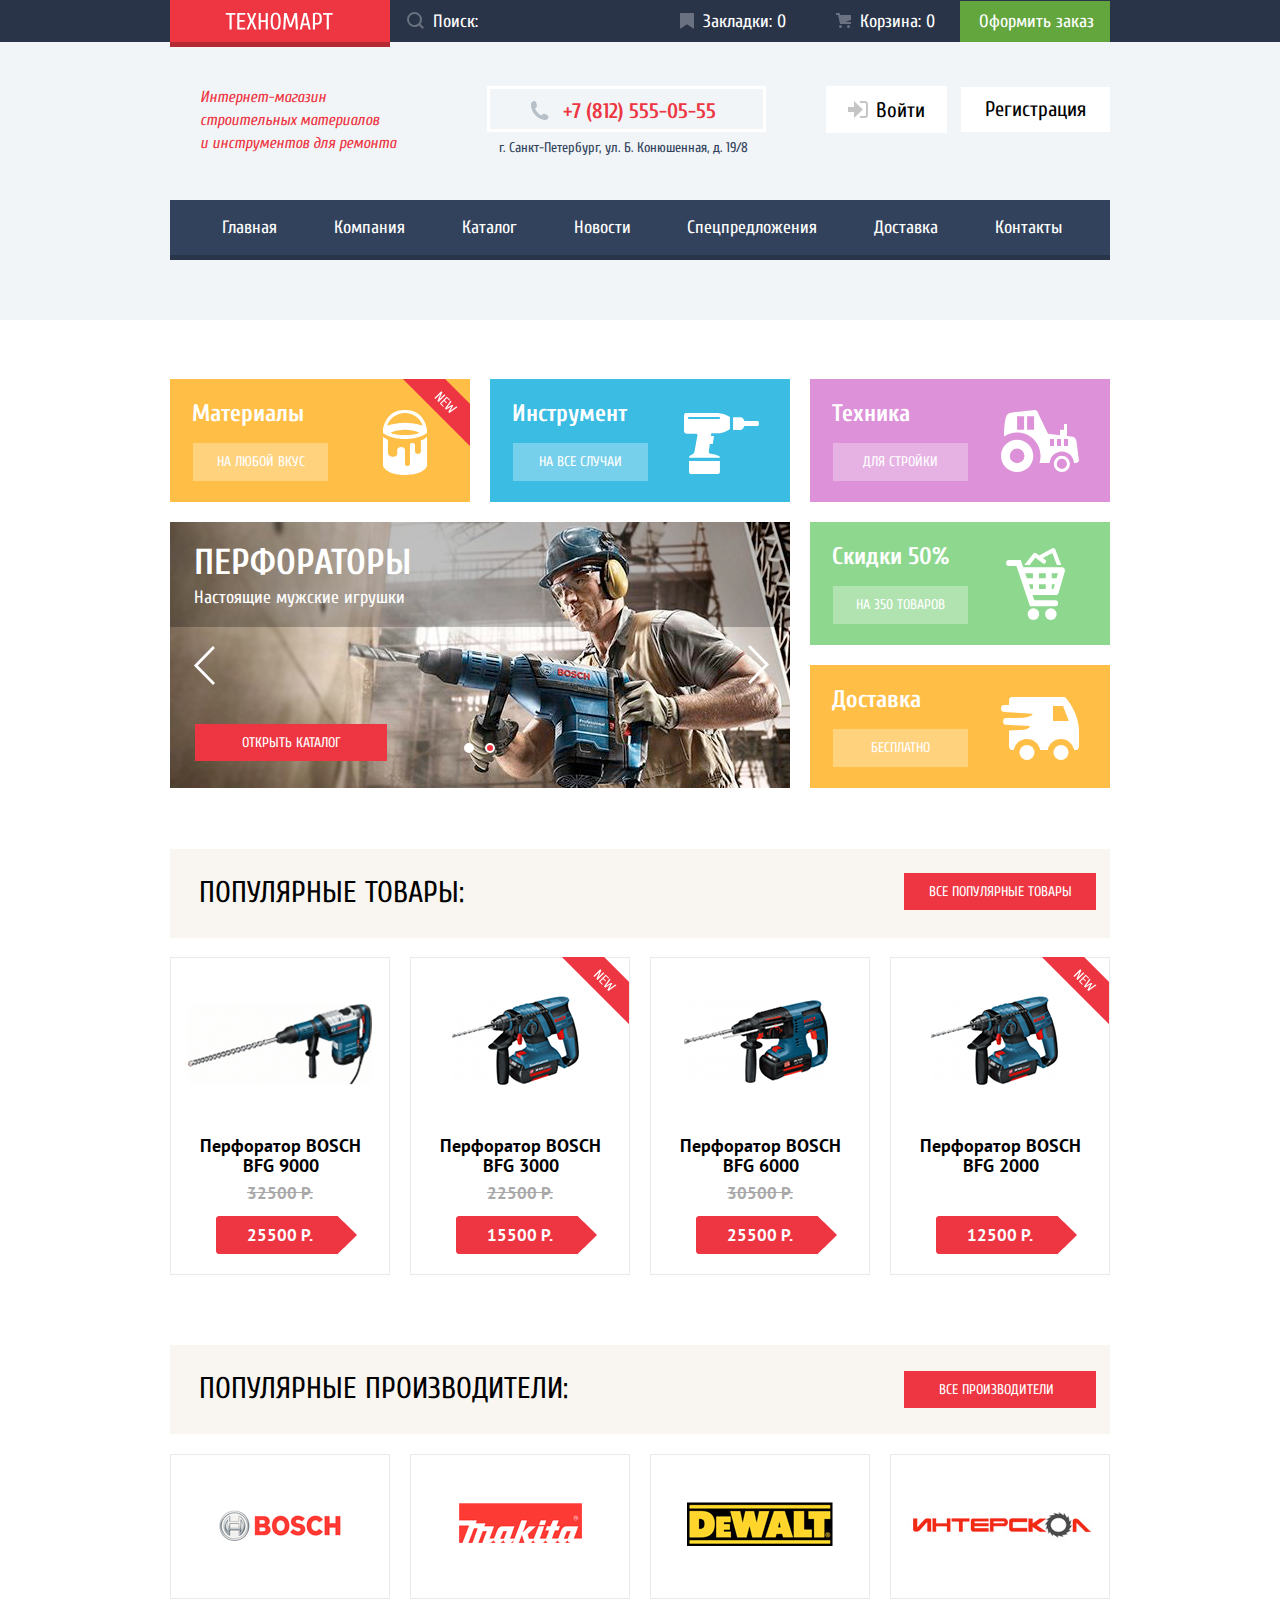
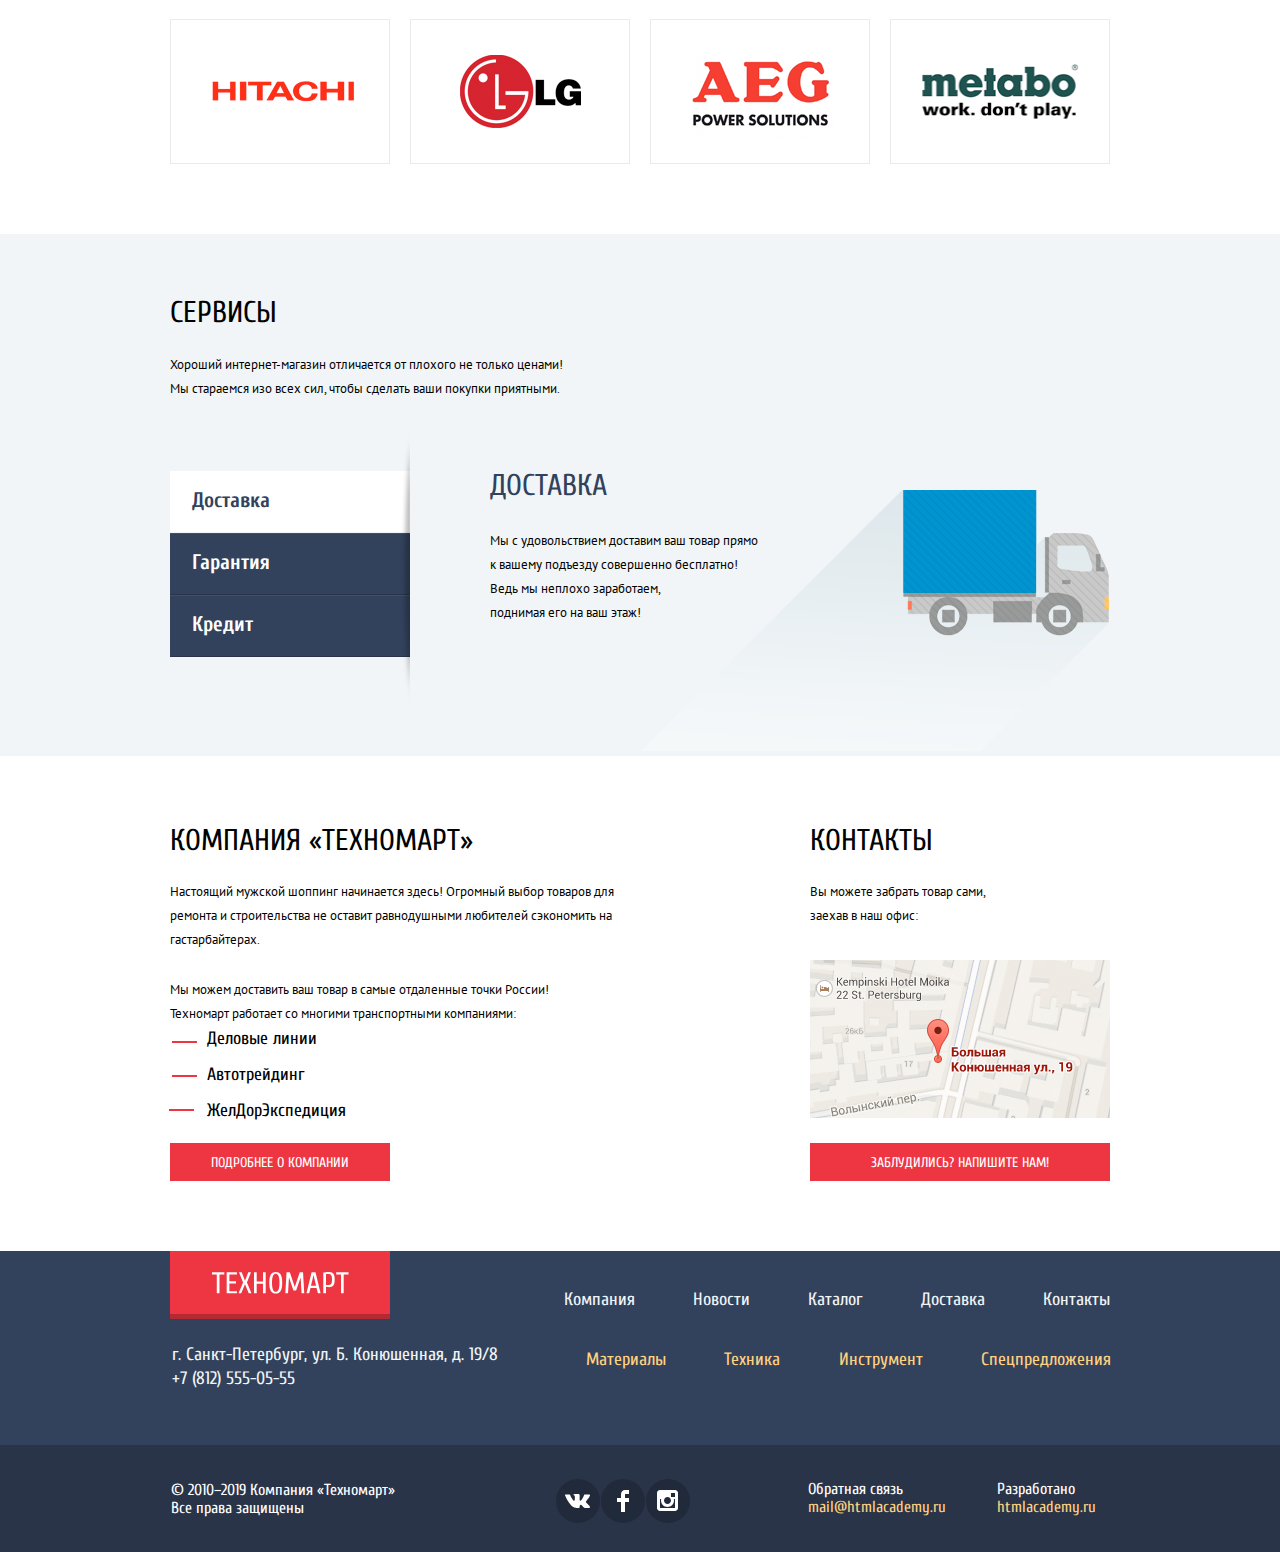
<file: index.html>
<!DOCTYPE html>
<html lang="ru">

<head>
  <meta charset="utf-8">
  <link rel="stylesheet" href="css/normalize.min.css">
  <link href="https://fonts.googleapis.com/css2?family=Cuprum:ital,wght@0,400;0,700;1,400;1,700&family=PT+Sans:ital,wght@0,400;0,700;1,400;1,700&display=swap" rel="stylesheet">
  <link rel="stylesheet" href="css/style.min.css">
  <title>Мой проект: Техномарт</title>
</head>

<body class="page-body">
  <header class="header-block">
    <section class="menutop-header">
      <div class="content inner-menutop-header">
        <a aria-label="Логотип сайта Техномарт">
          <img class="logo-header" src="img/logo-technomart.svg" width="220" height="42" alt="Логотип магазина Техномарт"></a>
        <form class="menutop-search" action="https://echo.htmlacademy.ru/" method="post">
          <span class="visually-hidden">Поиск</span>
          <label class="search" for="search"></label>
          <input class="line-search" type="search" id="search" name="search" placeholder="Поиск:">
          <svg xmlns="http://www.w3.org/2000/svg" width="17" height="17" viewBox="0 0 17 17">
            <path d="M17 15.586l-3.542-3.542A7.465 7.465 0 0 0 15 7.5 7.5 7.5 0 1 0 7.5 15c1.71 0 3.282-.579 4.544-1.542L15.586 17 17 15.586zM2 7.5C2 4.467 4.467 2 7.5 2 10.532 2 13 4.467 13 7.5c0 3.032-2.468 5.5-5.5 5.5A5.506 5.506 0 0 1 2 7.5z" /></svg>
        </form>
        <div class="labels">
          <a class="menutop-bookmarks" href="#">Закладки: 0</a>
          <a class="menutop-basket" href="#">Корзина: 0</a>
          <a class="menutop-order" href="#">Оформить заказ</a>
        </div>
      </div>
    </section>
    <section class="content">
      <div class="header-middle">
        <h1 class="header-description-index">Интернет-магазин<br>строительных материалов<br> и инструментов для ремонта</h1>
        <address class="index-main-address"><a class="phone" href="tel:+78125550555">+7 (812) 555-05-55</a>
          <p class="address-index">г. Санкт-Петербург, ул. Б. Конюшенная, д. 19/8</p>
        </address>
        <div class="enter">
          <a class="login" href="#">Войти</a>
          <a class="registration" href="#">Регистрация</a>
        </div>
      </div>
    </section>
    <nav class="content back-nav">
      <ul class="list-nav">
        <li><a class="list-nav-index" href="#">Главная</a></li>
        <li><a class="list-nav-company" href="#">Компания</a></li>
        <li><a class="list-nav-catalog" href="catalog.html">Каталог</a></li>
        <li><a class="list-nav-news" href="#">Новости</a></li>
        <li><a class="list-nav-suggest" href="#">Спецпредложения</a></li>
        <li><a class="list-nav-delivery" href="#">Доставка</a></li>
        <li><a class="list-nav-contacts" href="#">Контакты</a></li>
      </ul>
    </nav>
  </header>
  <main>
    <section class="content promo">
      <h2 class="visually-hidden">Перечень всех услуг</h2>
      <div class="promo-blocks">
        <div class="promo-block1">
          <article class="article-1 new">
            <h3 class="promo-items-1">Материалы</h3>
            <a class="promo-items-a" href="#">На любой вкус</a>
          </article>
          <article class="article-2">
            <h3 class="promo-items-2">Инструмент</h3>
            <a class="promo-items-a" href="#">На все случаи</a>
          </article>
        </div>
        <article class="article-slider">
          <div class="header-shadow"></div>
          <ul class="slider-list">
            <li class="index-current-slider">
              <h3 class="slider-promo-items">Перфораторы</h3>
              <p class="list-promo-slider">Настоящие мужские игрушки</p>
            </li>
            <li class="index-add-slider">
              <h3 class="slider-promo-items">Дрели</h3>
              <p class="list-promo-slider">Соседям на радость</p>
            </li>
          </ul>
          <a class="arrow-left" href="#" aria-label="Предыдущий слайдер">
            <svg width="22" height="40" viewBox="0 0 22 40" fill="none" xmlns="http://www.w3.org/2000/svg">
              <path d="M19.9243 0.941406L21.9225 2.98921L4.90696 20.436L21.978 37.9375L19.9789 39.9853L0.910609 20.436L19.9243 0.941406Z" fill="white" />
            </svg>
          </a>
          <a class="arrow-right" href="#" aria-label="Следующий слайдер">
            <svg width="22" height="40" viewBox="0 0 22 40" fill="none" xmlns="http://www.w3.org/2000/svg">
              <path d="M2.07568 39.0586L0.0775051 37.0108L17.0931 19.564L0.0220261 2.06249L2.02116 0.0146904L21.0894 19.564L2.07568 39.0586Z" fill="white" />
            </svg>
          </a>
          <p class="slider-button"><a class="button-red-catalog" href="catalog.html">Открыть каталог</a></p>
          <div class="control">
            <button class="buttonfirst" type="button" aria-label="на предыдущий слайд"></button>
            <button type="button" aria-label="на следующий слайд"></button>
          </div>
        </article>
      </div>
      <div class="promo-block2">
        <article class="article-3">
          <h3 class="promo-items-3">Техника</h3>
          <a class="promo-items-a" href="#">Для стройки</a>
        </article>
        <article class="article-4">
          <h3 class="promo-items-4">Скидки 50%</h3>
          <a class="promo-items-a" href="#">На 350 товаров</a>
        </article>
        <article class="article-5">
          <h3 class="promo-items-5">Доставка</h3>
          <a class="promo-items-a" href="#">Бесплатно</a>
        </article>
      </div>
    </section>
    <section class="bestsellers">
      <header class="content best-block">
        <h2 class="titles-h2">Популярные товары:</h2>
        <a class="button-red-products" href="#">Все популярные товары</a>
      </header>
      <div class="best-items">
        <ul class="content best-block-items">
          <li class="items">
            <div class="img-wrap">
              <img class="indexitems-img1" src="img/snippet-9000.jpg" width="184" height="164" alt="Перфоратор BOSH BFG 9000">
            </div>
            <h3 class="catalog-items">Перфоратор BOSCH<br> BFG 9000</h3>
            <p><del class="del">32500 р.</del></p>
            <p class="price">25500 р.</p>
            <div class="hidden-items">
              <a class="button-buy" href="#">Купить</a>
              <button class="button-items" type="button">В закладки</button>
            </div>
          </li>
          <li class="items new-buy">
            <div class="img-wrap new-index">
              <img class="indexitems-img2" src="img/snippet-3000.jpg" width="127" height="112" alt="Перфоратор BOSH BFG 3000">
            </div>
            <h3 class="catalog-items">Перфоратор BOSCH<br> BFG 3000</h3>
            <p><del class="del">22500 р.</del></p>
            <p class="price">15500 р.</p>
            <div class="hidden-items">
              <a class="button-buy" href="#">Купить</a>
              <button class="button-items" type="button">В закладки</button>
            </div>
          </li>
          <li class="items">
            <div class="img-wrap">
              <img class="indexitems-img3" src="img/snippet-6000.jpg" width="144" height="128" alt="Перфоратор BOSH BFG 6000">
            </div>
            <h3 class="catalog-items">Перфоратор BOSCH<br> BFG 6000</h3>
            <p><del class="del">30500 р.</del></p>
            <p class="price">25500 р.</p>
            <div class="hidden-items">
              <a class="button-buy" href="#">Купить</a>
              <button class="button-items" type="button">В закладки</button>
            </div>
          </li>
          <li class="items new-buy">
            <div class="img-wrap">
              <img class="indexitems-img4" src="img/snippet-2000.jpg" width="127" height="112" alt="Перфоратор BOSH BFG 2000">
            </div>
            <h3 class="catalog-items nodel">Перфоратор BOSCH<br> BFG 2000</h3>
            <p class="price">12500 р.</p>
            <div class="hidden-items">
              <a class="button-buy" href="#">Купить</a>
              <button class="button-items" type="button">В закладки</button>
            </div>
          </li>
        </ul>
      </div>
    </section>
    <section class="Vendors">
      <header class="content best-block">
        <h2 class="titles-h2">Популярные производители:</h2>
        <a class="button-red-standart" href="#">Все производители</a>
      </header>
      <ul class="content best-block-items2">
        <li>
          <a href="#" aria-label="Производитель bosh"><img src="img/vend-bosh.png" width="126" height="37" alt="Makita"></a>
        </li>
        <li>
          <a class="best-block-items2_vend2" href="#" aria-label="Производитель makita"><img src="img/vend-makita.png" width="123" height="40" alt="Makita"></a>
        </li>
        <li>
          <a class="best-block-items2_vend3" href="#" aria-label="Производитель dewalt"><img src="img/vend-dewalt.png" width="146" height="44" alt="Dewalt"></a>
        </li>
        <li>
          <a class="best-block-items2_vend4" href="#" aria-label="Производитель Интерскол"><img src="img/vend-interskol.png" width="200" height="76" alt="Интерскол"></a>
        </li>
        <li>
          <a class="best-block-items2_vend5" href="#" aria-label="Производитель hitachi"><img src="img/vend-hitachi.png" width="169" height="31" alt="Hitachi"></a>
        </li>
        <li>
          <a class="best-block-items2_vend6" href="#" aria-label="Производитель LG"><img src="img/vend-lg.png" width="121" height="73" alt="Lg"></a>
        </li>
        <li>
          <a class="best-block-items2_vend7" href="#" aria-label="Производитель aeg"><img src="img/vend-aeg.png" width="151" height="98" alt="Aeg"></a>
        </li>
        <li>
          <a class="best-block-items2_ven8" href="#" aria-label="Производитель metado"><img src="img/vend-metabo.png" width="206" height="73" alt="Metabo"></a>
        </li>
      </ul>
    </section>
    <section class="serviсe">
      <div class="content service-block">
        <div>
          <h2>Сервисы</h2>
          <p class="text-about-us">Хороший интернет-магазин отличается от плохого не только ценами!<br>
            Мы стараемся изо всех сил, чтобы сделать ваши покупки приятными.</p>
        </div>
        <div class="serviсe-slider">
          <div class="serviсe-slider-button">
            <button type="button" class="activ">Доставка</button>
            <button type="button" class="default">Гарантия</button>
            <button type="button" class="default">Кредит</button>
          </div>
          <ul class="serviсe-block-items">
            <li class="slider-delivery-back slide-current">
              <h4 class="titles-h4">Доставка</h4>
              <p class="slider-delivery-back text-about-us">Мы с удовольствием доставим ваш товар прямо<br>
                к вашему подъезду совершенно бесплатно!<br>
                Ведь мы неплохо заработаем,<br>
                поднимая его на ваш этаж!</p>
            </li>
            <li class="slider-security-back hidden">
              <h4 class="titles-h4">Гарантия</h4>
              <p class="slider-security-back text-about-us">Если купленный у нас товар поломается или заискрит<br>
                а также в случае пожара, спровоцированного его<br>
                возгоранием, вы всегда можете быть уверены в нашей<br>
                гарантии. Мы обменяем сгоревший товар на новый.<br>
                Дом уж восстановите как-нибудь сами.</p>
            </li>
            <li class="slider-loan-back hidden">
              <h4 class="titles-h4">Кредит</h4>
              <p class="slider-loan-back text-about-us">Залезть в долговую яму стало проще!<br>
                Кредитные консультанты придут к вам на помщь.</p>
              <a href="#">Отправить заявку</a>
            </li>
          </ul>
        </div>
      </div>
    </section>
    <section class="about-us">
      <div class="content content-about-us">
        <div class="about-us-flex">
          <h2>Компания «Техномарт»</h2>
          <p class="text-about-us1">Настоящий мужской шоппинг начинается здесь! Огромный выбор товаров для<br>
            ремонта и строительства не оставит равнодушными любителей сэкономить на<br>гастарбайтерах.</p>
          <p class="text-about-us2">Мы можем доставить ваш товар в самые отдаленные точки России!<br>
            Техномарт работает со многими транспортными компаниями:</p>
          <ul>
            <li class="list-about-us">Деловые линии</li>
            <li class="list-about-us">Автотрейдинг</li>
            <li class="list-about-us">ЖелДорЭкспедиция</li>
          </ul>
          <a class="button-red-about" href="#">Подробнее о компании</a>
        </div>
        <div class="about-us-flex">
          <h2>Контакты</h2>
          <p class="text-about-us">Вы можете забрать товар сами,<br> заехав в наш офис:</p>
          <a href="#" aria-label="Карта"><img src="img/index-map1.jpg" width="300" height="158" alt="Карта"></a>
          <a class="button-red-contact" href="#">Заблудились? Напишите нам!</a>
        </div>
      </div>
    </section>
  </main>
  <footer>
    <section class="top-footer-block">
      <div class="content">
        <div class="top-footer-flex">
          <a aria-label="Логотип сайта Техномарт">
            <img class="logo-footer" src="img/logo-technomart.svg" width="220" height="68" alt="Логотип магазина Техномарт"></a>
          <ul class="footer-main">
            <li><a class="list-footer-main" href="#">Компания</a></li>
            <li><a class="list-footer-main" href="#">Новости</a></li>
            <li><a class="list-footer-main" href="catalog.html">Каталог</a></li>
            <li><a class="list-footer-main" href="#">Доставка</a></li>
            <li><a class="list-footer-main" href="#">Контакты</a></li>
          </ul>
        </div>
        <div class="top-footer-flex2">
          <address>
            <p class="address-footer">г. Санкт-Петербург, ул. Б. Конюшенная, д. 19/8<br>
              +7 (812) 555-05-55</p>
          </address>
          <ul class="footer-add">
            <li><a class="list-footer-add" href="#">Материалы</a></li>
            <li><a class="list-footer-add" href="#">Техника</a></li>
            <li><a class="list-footer-add" href="#">Инструмент</a></li>
            <li><a class="list-footer-add" href="#">Спецпредложения</a></li>
          </ul>
        </div>
      </div>
    </section>
    <section class="bottom-footer-block">
      <div class="content bottom-footer-block-content">
        <h2 class="visually-hidden">Обратная связь</h2>
        <p class="bottom-footer-company">© 2010–2019 Компания «Техномарт»<br>
          Все права защищены</p>
        <ul class="social">
          <li><a class="vk" href="#" aria-label="В контакте"></a></li>
          <li><a class="facebook" href="#" aria-label="facebook"></a></li>
          <li><a class="instagram" href="#" aria-label="instagram"></a></li>
        </ul>
        <div class="bottom-footer-us">
          <p class="bottom-footer-company1">Обратная связь<a class="academy" href="">mail@htmlacademy.ru</a>
          </p>
          <p class="bottom-footer-company2">Разработано<a class="academy" href="https://htmlacademy.ru/intensive/htmlcss">htmlacademy.ru</a>
          </p>
        </div>
      </div>
    </section>
  </footer>
  <section class="modal modal-contact">
    <h2 class="visually-hidden">Связь с нами</h2>
    <form action="https://echo.htmlacademy.ru" method="post">
      <p class="name">
        <label for="name">Ваше имя:</label>
        <input type="text" name="name" id="name" placeholder="Имя Фамилия" required>
      </p>
      <p class="email">
        <label for="email">Ваш e-mail:</label>
        <input type="email" name="email" id="email" placeholder="email@example.com" required>
      </p>
      <p class="letter">
        <label for="comment">Текст письма:</label>
        <textarea name="comment" id="comment" cols="30" rows="10" placeholder="В свободной форме"></textarea>
      </p>
      <div class="modal-contact-button">
        <button class="button-modal" type="submit">Отправить</button>
      </div>
    </form>
    <button class="contact-close" type="button" aria-label="Закрыть форму связи"></button>
  </section>
  <section class="modal modal-map">
    <h2 class="visually-hidden">Как нас найти</h2>
    <iframe src="https://www.google.com/maps/embed?pb=!1m18!1m12!1m3!1d1998.6037999040354!2d30.322010416394033!3d59.938716271971415!2m3!1f0!2f0!3f0!3m2!1i1024!2i768!4f13.1!3m3!1m2!1s0x4696310fca5ba729%3A0xea9c53d4493c879f!2sBolshaya+Konyushennaya+ul.%2C+19%2C+Sankt-Peterburg%2C+Russia%2C+191186!5e0!3m2!1sen!2s!4v1441888483426" width="943" height="449" allowfullscreen title="Офис компании по адресу ул. Большая Конюшенная 19/8, Санкт-Петербург"></iframe>
    <button class="map-close" type="button" aria-label="Закрыть форму с картой"></button>
  </section>
  <section class="modal modal-basket modal-basket_flex">
    <h2 class="visually-hidden">Добавление товара в корзину</h2>
    <p>Товар добавлен в корзину!</p>
    <div class="modal-basket__button">
      <a href="#">Оформить заказ</a>
      <button class="button-red" type="button">Продолжить покупки</button>
    </div>
    <button class="basket-close" type="button" aria-label="Закрыть форму оформления товара"></button>
  </section>
</body>

</html>
</file>
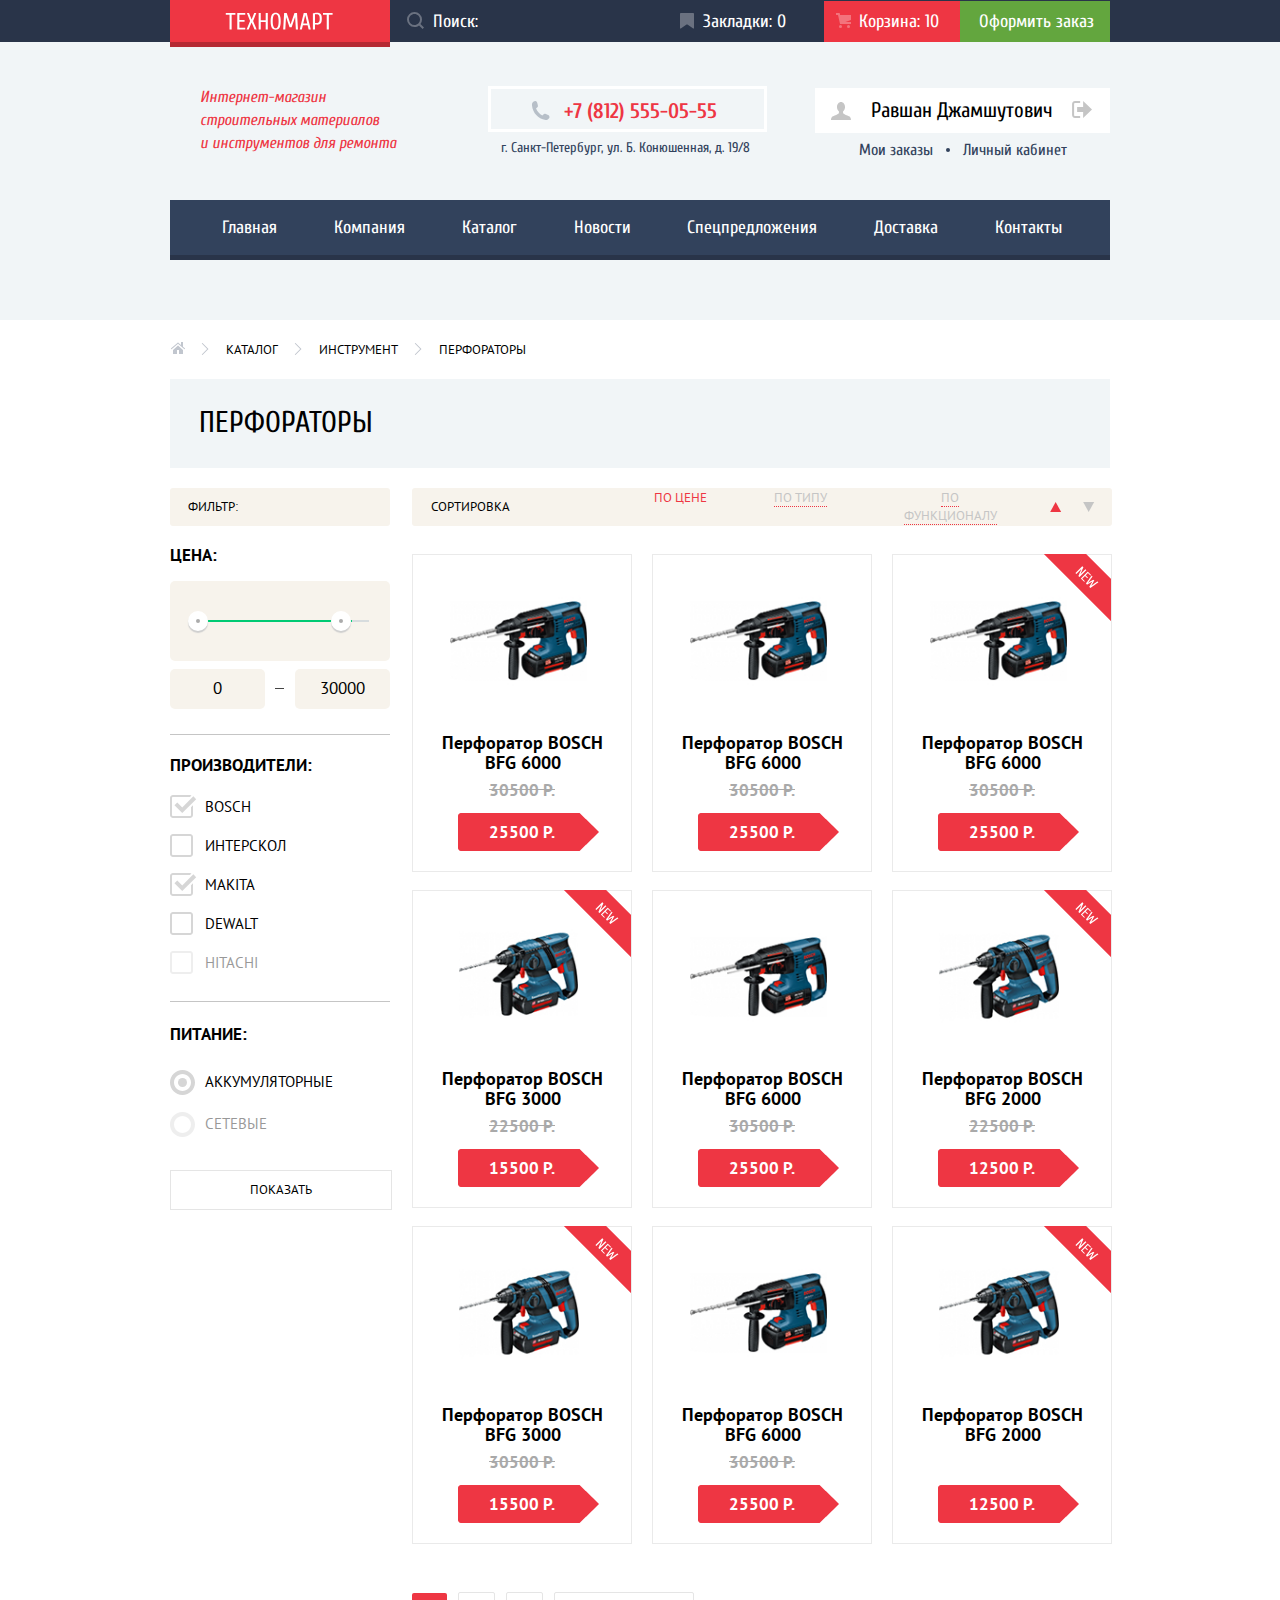
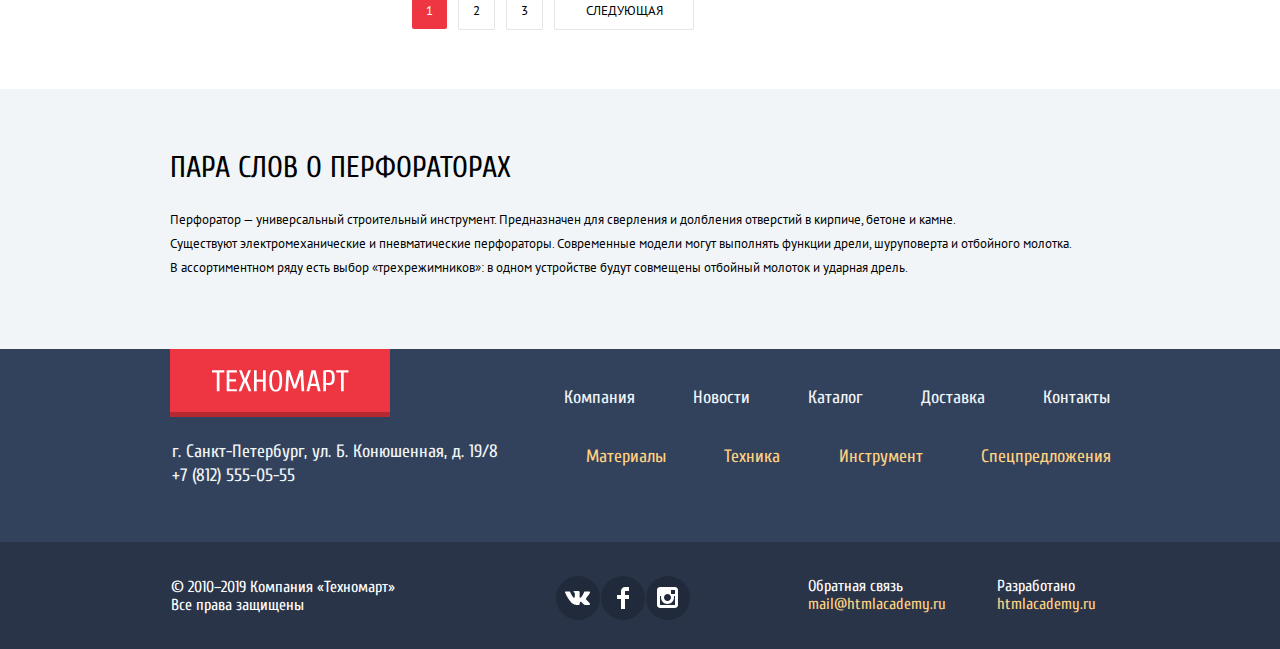
<file: catalog.html>
<!DOCTYPE html>
<html lang="ru">

<head>
  <meta charset="utf-8">
  <link rel="stylesheet" href="css/normalize.min.css">
  <link href="https://fonts.googleapis.com/css2?family=Cuprum:ital,wght@0,400;0,700;1,400;1,700&family=PT+Sans:ital,wght@0,400;0,700;1,400;1,700&display=swap" rel="stylesheet">
  <link rel="stylesheet" href="css/style.min.css">
  <title>Мой проект: Техномарт</title>
</head>

<body class="page-body">
  <header class="header-block">
    <section class="menutop-header">
      <div class="content inner-menutop-header">
        <a class="logo-catalog" href="index.html" aria-label="Логотип сайта Техномарт">
          <img class="logo-header" src="img/logo-technomart.svg" width="220" height="42" alt="Логотип магазина Техномарт"></a>
        <form class="menutop-search" action="https://echo.htmlacademy.ru/" method="post">
          <span class="visually-hidden">Поиск</span>
          <label class="search" for="search"></label>
          <input class="line-search" type="search" id="search" name="search" placeholder="Поиск:">
          <svg xmlns="http://www.w3.org/2000/svg" width="17" height="17" viewBox="0 0 17 17">
            <path d="M17 15.586l-3.542-3.542A7.465 7.465 0 0 0 15 7.5 7.5 7.5 0 1 0 7.5 15c1.71 0 3.282-.579 4.544-1.542L15.586 17 17 15.586zM2 7.5C2 4.467 4.467 2 7.5 2 10.532 2 13 4.467 13 7.5c0 3.032-2.468 5.5-5.5 5.5A5.506 5.506 0 0 1 2 7.5z" /></svg>
        </form>
        <div class="labels">
          <a class="menutop-bookmarks" href="#">Закладки: 0</a>
          <a class="menutop-basket active-red" href="#">Корзина: 10</a>
          <a class="menutop-order" href="#">Оформить заказ</a>
        </div>
      </div>
    </section>
    <section class="content">
      <section class="header-middle">
        <h1 class="header-description-index">Интернет-магазин<br>строительных материалов<br> и инструментов для ремонта</h1>
        <address class="catalog-main-address"><a class="phone-catalog" href="tel:+78125550555">+7 (812) 555-05-55</a>
          <p class="address-catalog">г. Санкт-Петербург, ул. Б. Конюшенная, д. 19/8</p>
        </address>
        <div class="profile-catalog">
          <a class="menutop-user" href="#">Равшан Джамшутович
            <svg class="user" xmlns="http://www.w3.org/2000/svg" width="20" height="18" viewBox="0 0 20 18">
              <path d="M17.881 14.166c-2.144-.735-4.256-1.666-5.207-2.39-.657-.501-.77-1.618-.517-2.415 1.118-.903 1.864-2.477 1.864-4.278C14.021 2.276 12.221 0 10 0S5.979 2.276 5.979 5.083c0 1.801.746 3.374 1.863 4.277.253.798.141 1.915-.517 2.416-.95.724-3.063 1.654-5.207 2.39S0 18 0 18h20s.025-3.099-2.119-3.834z" /></svg></a>
          <a class="logout" href="#"><svg class="login_catalog" width="20" height="17" viewBox="0 0 20 17" xmlns="http://www.w3.org/2000/svg">
              <path d="M20 8.5L11.125 0V6H5.125V11H11.125V17L20 8.5Z" />
              <path d="M2.10591 13.952V3.048C2.12391 2.672 2.27691 1.991 3.11591 1.991H8.14291V0H3.11591C0.937914 0 0.111914 1.81 0.0869141 3.027V13.973C0.111914 15.189 0.937914 17 3.11591 17H8.14291V15.01H3.11591C2.27691 15.01 2.12391 14.327 2.10591 13.952Z" />
            </svg></a>
          <div class="cabinet">
            <a class="menutop-myprofile" href="#">Мои заказы</a>
            <a class="menutop-myprofile2" href="#">Личный кабинет</a>
          </div>
        </div>
      </section>
    </section>
    <nav class="content back-nav">
      <ul class="list-nav">
        <li><a class="list-nav-index" href="index.html">Главная</a></li>
        <li><a class="list-nav-company" href="#">Компания</a></li>
        <li><a class="list-nav-catalog" href="#">Каталог</a></li>
        <li><a class="list-nav-news" href="#">Новости</a></li>
        <li><a class="list-nav-suggest" href="#">Спецпредложения</a></li>
        <li><a class="list-nav-delivery" href="#">Доставка</a></li>
        <li><a class="list-nav-contacts" href="#">Контакты</a></li>
      </ul>
    </nav>
  </header>
  <main class="main-block">
    <div class="content min-nav">
      <a class="menu-list-catalog1" href="index.html" aria-label="Переход на главную страницу">
        <svg xmlns="http://www.w3.org/2000/svg" width="15" height="12" viewBox="0 0 15 12">
          <g fill="#C1C6CE">
            <path d="M3 8v4h4V8h2v4h4V8L8 3.516z" />
            <path d="M14.831 6.365L13 4.751V0h-2v2.987L8.332.635c-.02-.017-.043-.023-.064-.037a.465.465 0 0 0-.08-.047.551.551 0 0 0-.095-.024C8.062.521 8.032.515 8 .515c-.031 0-.061.006-.092.012a.46.46 0 0 0-.095.025c-.028.011-.053.029-.08.046-.021.014-.045.02-.064.037l-6.498 5.73a.501.501 0 0 0 .33.875.497.497 0 0 0 .331-.125L8 1.677l6.169 5.438a.501.501 0 0 0 .662-.75z" />
          </g>
        </svg>
      </a>
      <a class="menu-list-catalog2" href="#">Каталог</a>
      <a class="menu-list-catalog3" href="#">Инструмент</a>
      <a class="menu-list-catalog4" href="#">Перфораторы</a>
    </div>
    <h1 class="content catalog-products-puncher">Перфораторы</h1>
    <section class="content catalog-main-content">
      <aside class="filter-block">
        <span class="filter-title">Фильтр:</span>
        <form method="get" action="https://echo.htmlacademy.ru">
          <fieldset class="filter-item">
            <legend>Цена:</legend>
            <div class="range-filter">
              <div class="range-controls">
                <div class="scale">
                  <div class="bar"></div>
                </div>
                <div class="toggle toggle-min" tabindex="0"></div>
                <div class="toggle toggle-max" tabindex="0"></div>
              </div>
              <div class="price-controls">
                <label class="min-price">
                  <input type="text" name="min-price" value="0">
                </label>
                <label class="max-price">
                  <input type="text" name="max-price" value="30000">
                </label>
              </div>
            </div>
          </fieldset>
          <fieldset class="filter-item vendors">
            <legend class="vendor">Производители:</legend>
            <ul class="list-legend checkbox">
              <li class="filter-option filter-items">
                <input class="visually-hidden" type="checkbox" id="Bosch" name="Bosch" checked>
                <label for="Bosch">Bosch</label>
              </li>
              <li class="filter-option filter-items">
                <input class="visually-hidden" type="checkbox" id="Интерскол" name="Интерскол">
                <label for="Интерскол">Интерскол</label>
              </li>
              <li class="filter-option filter-items">
                <input class="visually-hidden check-input" type="checkbox" id="Makita" name="Makita" checked>
                <label for="Makita">Makita</label>
              </li>
              <li class="filter-option filter-items">
                <input class="visually-hidden" type="checkbox" id="Dewalt" name="Dewalt">
                <label for="Dewalt">Dewalt</label>
              </li>
              <li class="filter-option filter-items">
                <input class="visually-hidden" type="checkbox" id="Hitachi" name="Hitachi" disabled>
                <label for="Hitachi">Hitachi</label>
              </li>
            </ul>
          </fieldset>
          <fieldset class="filter-item power">
            <legend class="power">Питание:</legend>
            <ul class="list-legend radiobox">
              <li class="filter-option filter-items">
                <input class="visually-hidden" type="radio" id="akk" name="filter-on" value="Rechargeable" checked>
                <label class="akk" for="akk">Аккумуляторные</label>
              </li>
              <li class="filter-option filter-items">
                <input class="visually-hidden" type="radio" id="net" name="filter-on" value="networking" disabled>
                <label for="net">Сетевые</label>
              </li>
            </ul>
          </fieldset>
          <button class="filter-button" type="submit">Показать</button>
        </form>
      </aside>
      <section class="main-catalog">
        <div class="sort-block">
          <span class="list-sort">Сортировка</span>
          <ul class="list-sort2">
            <li><a class="list-sort2_active" href="#">По цене</a></li>
            <li class="list-sort2_type"><a href="#">По типу</a></li>
            <li class="list-sort2_function"><a href="#">По функционалу</a></li>
          </ul>
          <ul class="sort-up-down">
            <li>
              <a href="#" aria-label="Сортировка вверх">
                <svg class="icon-up icon-up_active" width="12" height="10" viewBox="0 0 12 10" fill="none" xmlns="http://www.w3.org/2000/svg">
                  <path d="M5.66241 0L11.1624 10L0.162415 10" /></svg></a>
            </li>
            <li><a href="#" aria-label="Сортировка вниз">
                <svg class="icon-down" width="12" height="10" viewBox="0 0 12 10" fill="none" xmlns="http://www.w3.org/2000/svg">
                  <path d="M5.66241 10L0.162415 0H11.1624" /></svg></a>
            </li>
          </ul>
        </div>
        <section class="catalog-main-items">
          <h2 class="visually-hidden">Перечень перфораторов</h2>
          <ul class="best-block-items-catalog">
            <li class="items">
              <div class="img-wrap">
                <img class="catalogitems-img1" src="img/snippet-6000.jpg" width="144" height="128" alt="Перфоратор BOSCH BFG 6000">
              </div>
              <h3 class="catalog-items">Перфоратор BOSCH<br>BFG 6000</h3>
              <p><del class="del">30500 р.</del></p>
              <p class="price">25500 р.</p>
              <div class="hidden-items">
                <a class="button-buy" href="#">Купить</a>
                <button class="button-items" type="button">В закладки</button>
              </div>
            </li>
            <li class="items">
              <div class="img-wrap">
                <img class="catalogitems-img1" src="img/snippet-6000.jpg" width="144" height="128" alt="Перфоратор BOSCH BFG 6000">
              </div>
              <h3 class="catalog-items">Перфоратор BOSCH<br> BFG 6000</h3>
              <p><del class="del">30500 р.</del></p>
              <p class="price">25500 р.</p>
              <div class="hidden-items">
                <a class="button-buy" href="#">Купить</a>
                <button class="button-items" type="button">В закладки</button>
              </div>
            </li>
            <li class="items last new-buy">
              <div class="img-wrap">
                <img class="catalogitems-img1" src="img/snippet-6000.jpg" width="144" height="128" alt="Перфоратор BOSCH BFG 6000">
              </div>
              <h3 class="catalog-items">Перфоратор BOSCH<br> BFG 6000</h3>
              <p><del class="del">30500 р.</del></p>
              <p class="price">25500 р.</p>
              <div class="hidden-items">
                <a class="button-buy" href="#">Купить</a>
                <button class="button-items" type="button">В закладки</button>
              </div>
            </li>
            <li class="items new-buy">
              <div class="img-wrap">
                <img class="catalogitems-img4" src="img/snippet-3000.jpg" width="127" height="112" alt="Перфоратор BOSCH BFG 3000">
              </div>
              <h3 class="catalog-items">Перфоратор BOSCH<br> BFG 3000</h3>
              <p><del class="del">22500 р.</del></p>
              <p class="price">15500 р.</p>
              <div class="hidden-items">
                <a class="button-buy" href="#">Купить</a>
                <button class="button-items" type="button">В закладки</button>
              </div>
            </li>
            <li class="items">
              <div class="img-wrap">
                <img class="catalogitems-img5" src="img/snippet-6000.jpg" width="144" height="128" alt="Перфоратор BOSCH BFG 6000">
              </div>
              <h3 class="catalog-items">Перфоратор BOSCH<br> BFG 6000</h3>
              <p><del class="del">30500 р.</del></p>
              <p class="price">25500 р.</p>
              <div class="hidden-items">
                <a class="button-buy" href="#">Купить</a>
                <button class="button-items" type="button">В закладки</button>
              </div>
            </li>
            <li class="items last new-buy">
              <div class="img-wrap">
                <img class="catalogitems-img6" src="img/snippet-2000.jpg" width="127" height="112" alt="Перфоратор BOSCH BFG 2000">
              </div>
              <h3 class="catalog-items">Перфоратор BOSCH<br> BFG 2000</h3>
              <p><del class="del">22500 р.</del></p>
              <p class="price">12500 р.</p>
              <div class="hidden-items">
                <a class="button-buy" href="#">Купить</a>
                <button class="button-items" type="button">В закладки</button>
              </div>
            </li>
            <li class="items new-buy">
              <div class="img-wrap">
                <img class="catalogitems-img7" src="img/snippet-3000.jpg" width="127" height="112" alt="Перфоратор BOSCH BFG 3000">
              </div>
              <h3 class="catalog-items">Перфоратор BOSCH<br> BFG 3000</h3>
              <p><del class="del">30500 р.</del></p>
              <p class="price">15500 р.</p>
              <div class="hidden-items">
                <a class="button-buy" href="#">Купить</a>
                <button class="button-items" type="button">В закладки</button>
              </div>
            </li>
            <li class="items">
              <div class="img-wrap">
                <img class="catalogitems-img8" src="img/snippet-6000.jpg" width="144" height="128" alt="Перфоратор BOSCH BFG 6000">
              </div>
              <h3 class="catalog-items">Перфоратор BOSCH<br>BFG 6000</h3>
              <p><del class="del">30500 р.</del></p>
              <p class="price">25500 р.</p>
              <div class="hidden-items">
                <a class="button-buy" href="#">Купить</a>
                <button class="button-items" type="button">В закладки</button>
              </div>
            </li>
            <li class="items last new-buy">
              <div class="img-wrap">
                <img class="catalogitems-img9" src="img/snippet-2000.jpg" width="127" height="112" alt="Перфоратор BOSCH BFG 2000">
              </div>
              <h3 class="catalog-items">Перфоратор BOSCH<br>BFG 2000</h3>
              <p class="price">12500 р.</p>
              <div class="hidden-items">
                <a class="button-buy" href="#">Купить</a>
                <button class="button-items" type="button">В закладки</button>
              </div>
            </li>
          </ul>
          <div class="pages">
            <a class="page1" href="#">1</a>
            <a href="#">2</a>
            <a href="#">3</a>
            <a href="#">Следующая</a>
          </div>
        </section>
      </section>
    </section>
    <section class="equipment">
      <div class="content">
        <h2>Пара слов о перфораторах</h2>
        <p class="equipment-content">Перфоратор — универсальный строительный инструмент. Предназначен для сверления и долбления отверстий в кирпиче, бетоне и камне.<br>Существуют электромеханические и пневматические перфораторы. Современные модели могут выполнять функции дрели, шуруповерта и отбойного молотка.<br>В ассортиментном ряду есть выбор «трехрежимников»: в одном устройстве будут совмещены отбойный молоток и ударная дрель.</p>
      </div>
    </section>
  </main>
  <footer>
    <section class="top-footer-block">
      <div class="content">
        <div class="top-footer-flex">
          <a href="index.html" aria-label="Логотип сайта Техномарт">
            <img class="logo-footer" src="img/logo-technomart.svg" width="220" height="68" alt="Логотип магазина Техномарт"></a>
          <ul class="footer-main">
            <li><a class="list-footer-main" href="#">Компания</a></li>
            <li><a class="list-footer-main" href="#">Новости</a></li>
            <li><a class="list-footer-main" href="catalog.html">Каталог</a></li>
            <li><a class="list-footer-main" href="#">Доставка</a></li>
            <li><a class="list-footer-main" href="#">Контакты</a></li>
          </ul>
        </div>
        <div class="top-footer-flex2">
          <address>
            <p class="address-footer">г. Санкт-Петербург, ул. Б. Конюшенная, д. 19/8<br>
              +7 (812) 555-05-55</p>
          </address>
          <ul class="footer-add">
            <li><a class="list-footer-add" href="#">Материалы</a></li>
            <li><a class="list-footer-add" href="#">Техника</a></li>
            <li><a class="list-footer-add" href="#">Инструмент</a></li>
            <li><a class="list-footer-add" href="#">Спецпредложения</a></li>
          </ul>
        </div>
      </div>
    </section>
    <section class="bottom-footer-block">
      <div class="content bottom-footer-block-content">
        <h2 class="visually-hidden">Обратная связь</h2>
        <p class="bottom-footer-company">© 2010–2019 Компания «Техномарт»<br>
          Все права защищены</p>
        <ul class="social">
          <li><a class="vk" href="#" aria-label="В контакте"></a></li>
          <li><a class="facebook" href="#" aria-label="facebook"></a></li>
          <li><a class="instagram" href="#" aria-label="instagram"></a></li>
        </ul>
        <div class="bottom-footer-us">
          <p class="bottom-footer-company1">Обратная связь<a class="academy" href="">mail@htmlacademy.ru</a>
          </p>
          <p class="bottom-footer-company2">Разработано<a class="academy" href="https://htmlacademy.ru/intensive/htmlcss">htmlacademy.ru</a>
          </p>
        </div>
      </div>
    </section>
  </footer>
  <section class="modal modal-basket modal-basket_flex">
    <h2 class="visually-hidden">Добавление товара в корзину</h2>
    <p>Товар добавлен в корзину!</p>
    <div class="modal-basket__button">
      <a href="">Оформить заказ</a>
      <button class="button-red" type="button">Продолжить покупки</button>
    </div>
    <button class="basket-close" type="button" aria-label="Закрыть форму оформления товара"></button>
  </section>
</body>

</html>
</file>
<file: css/style.min.css>
:root{--Basic-red: #EE3643;--loan-button: #FF5357;--Basic-darkred: #BA2732;--red-focus: #CA2C37;--Special-blue: #3BBCE3;--Special-lilac: #DC91D8;--Basic-greenborder: #63A63E;--Special-green: #5FBB2D;--Basic-greenklick: #518534;--Special-greenlight: #8ED78F;--button-buy-static: #367315;--Basic-grey: #3D546F;--Basic-backgroundheader: #293449;--shadow-service: #405069;--Basic-backgroundklick: #161D29;--Basic-fontcolor: #32425C;--button-items-active: #99A1AE;--back-nav-active: #1D2739;--Basic-black: #000000;--Basic-soft-grey: #C5C5C5;--Basic-delcolor: #A9A9A9;--Basic-middle-grey: #B5B5B5;--Special-lightgrey: #EAEAEA;--Basic-background: #F1F5F7;--Button-pages: #E5E5E5;--Basic-white: #ffffff;--Special-ylellow: #FFBF47;--Special-yellowlight: #FFD180;--Basic-bg-soshial-start: #212A3A;--hover-textwhite: rgba(255, 255, 255, 0.5);--best-block: #F9F5F0;--basic-colorfilter: #F7F3EC;--basic-lowwhite: rgba(255, 255, 255, 0.3);--items-shadow: rgba(0, 0, 0, 0.15);--modal-back: #F4F4F4;--scale: #d7dcde;--bar: #00ca74;--toggle: #ababab;--toggle-shadow: #cfcfcf;--filter-button: #e5e5e5}body{min-width:960px;margin:0;padding:0;font-family:"Cuprum",Arial,sans-serif;font-weight:400}a{text-decoration:none;color:var(--Basic-white)}img{max-width:100%;height:auto}.page-body{display:grid;min-height:100%;grid-template-rows:-webkit-min-content 1fr -webkit-min-content;grid-template-rows:min-content 1fr min-content;align-content:start}.visually-hidden{position:absolute;width:1px;height:1px;margin:-1px;border:0;padding:0;clip:rect(0 0 0 0);overflow:hidden}*,::after,::before{box-sizing:border-box}.content{width:940px;margin:0 auto}.reset-list,.slider-list li{margin:0;padding:0}.profile-catalog{display:flex;flex-direction:column;align-items:center;flex-shrink:0;margin-top:2px;position:relative}.menutop-header{background-color:var(--Basic-backgroundheader);color:var(--Basic-white);height:42px}.header-middle,.inner-menutop-header{display:flex;justify-content:space-between;box-sizing:border-box}.inner-menutop-header{align-items:center;position:relative}.inner-menutop-header a{display:block}.header-middle{padding-top:44px;min-height:158px}.enter,.header-middle{position:relative}.header-block{background-color:var(--Basic-background);display:block;padding-bottom:60px}.logo-header{position:absolute;padding:12px 57px 17px 55px;text-align:center;background-color:var(--Basic-red);box-shadow:inset 0 -5px 0 rgba(0,0,0,.24);left:0;top:0;box-sizing:border-box}.logo-catalog:focus,.logo-catalog:hover{background-color:var(--Basic-red)}.logo-catalog:active,.logo-header:active{background-color:var(--Basic-darkred)}.labels{position:relative;display:flex;align-items:center;align-content:center;justify-content:flex-end}.menutop-search{display:flex;flex-grow:1;margin-left:221px;font-family:Cuprum,Arial,sans-serif;font-style:normal;font-weight:400;font-size:18px;line-height:24px}.menutop-basket,.menutop-bookmarks,.menutop-order{font-family:Cuprum,Arial,sans-serif;font-style:normal;font-weight:400;font-size:18px;line-height:24px}.menutop-search input{display:block;width:271px;height:42px;color:var(--Basic-white);background-color:transparent;border:0;padding-left:42px}.menutop-order,.menutop-search{position:relative}.menutop-search input::-webkit-input-placeholder{color:var(--Basic-white)}.menutop-search input::-moz-placeholder{color:var(--Basic-white)}.menutop-search input::placeholder{color:var(--Basic-white)}.menutop-search svg{fill:var(--Basic-white);position:absolute;top:12px;width:17px;height:17px;box-sizing:border-box;padding:0;margin:0;left:16px;opacity:.3}.menutop-search svg:focus,.menutop-search svg:hover{opacity:1}.menutop-search input:focus,.menutop-search input:focus+svg{color:var(--Basic-black);background-color:var(--Basic-white);fill:var(--Basic-red);opacity:1}.menutop-bookmarks{min-width:150px;box-sizing:border-box;padding-bottom:8px;text-align:center}.menutop-basket,.menutop-order{padding-top:9px;padding-bottom:8px;text-align:center}.menutop-basket{box-sizing:border-box}.menutop-order{min-width:150px}.menutop-basket{min-width:136px;position:relative;padding-left:12px;padding-right:2px}.active-red{background-color:var(--Basic-red);padding-left:16px}.menutop-basket::before,.menutop-bookmarks::before{content:"";position:absolute;top:calc(50% - 8px);left:12px;width:15px;height:16px;background-image:url(../img/icon-cart.svg);background-repeat:no-repeat;opacity:.3}.menutop-bookmarks{position:relative;padding-left:1px;padding-top:10px;padding-right:11px}.menutop-bookmarks::before{left:6px;width:14px;background-image:url(../img/icon-bookmark.svg)}.menutop-order{background-color:var(--Basic-greenborder);padding-left:19px;padding-right:16px;box-sizing:border-box}.menutop-order:focus,.menutop-order:hover{background-color:var(--Special-green)}.menutop-basket,.menutop-bookmarks{opacity:1}.menutop-basket:active,.menutop-basket:active::before,.menutop-bookmarks:active,.menutop-bookmarks:active::before{opacity:.5;background-color:var(--Basic-backgroundklick)}.menutop-basket:active,.menutop-bookmarks:active,.menutop-order:active{color:var(--hover-textwhite)}.menutop-basket:focus::before,.menutop-basket:hover::before,.menutop-bookmarks:focus::before,.menutop-bookmarks:hover::before{opacity:1}.menutop-order:active{background-color:var(--Basic-greenborder)}.header-description-index{font-family:Cuprum,Arial,sans-serif;font-weight:400;margin:0 0 0 30px}.catalog-description,.header-description-catalog,.header-description-index{font-style:italic;font-size:16px;line-height:23px;color:var(--Basic-red)}.header-description-catalog{font-family:Cuprum,Arial,sans-serif;font-weight:400px}.catalog-description{font-weight:400}.phone{position:relative;font-weight:700;font-size:21px;line-height:30px;background-color:transparent;padding:7px 47px 3px 73px;color:var(--Basic-red);border:3px solid var(--Basic-white);box-sizing:border-box;display:inline-block;vertical-align:middle}.address-catalog,.address-index,.phone,.phone-catalog{font-family:Cuprum,Arial,sans-serif;font-style:normal}.phone-catalog{position:relative;font-weight:700;font-size:21px;line-height:30px;background-color:transparent;padding:7px 47px 3px 73px;color:var(--Basic-red);border:3px solid var(--Basic-white);box-sizing:border-box;display:inline-block;margin-left:15px;margin-right:3px;vertical-align:baseline}.phone-catalog::before,.phone::before{content:"";top:12px;width:19px;height:19px;left:40px;background-image:url(../img/icon-phone.svg);position:absolute;box-sizing:border-box;padding:0;margin:0}.header-middle address{margin-left:31px}.address-catalog,.address-index{font-weight:400;font-size:14px;line-height:24px;color:var(--Basic-fontcolor);margin-top:4px;margin-left:12px}.address-catalog{margin-left:28px}.login{position:relative;width:121px;padding:14px 14px 12px 41px;margin-right:10px}.registration{padding:12px 24px}.login,.registration{display:inline-block;font-family:Cuprum,Arial,sans-serif;font-weight:400;font-size:21px;line-height:21px;text-align:center;color:var(--Basic-black);background-color:var(--Basic-white);vertical-align:middle}.login::before{content:"";position:absolute;width:21px;height:17px;top:15px;left:22px;background-repeat:no-repeat}.login:active::before,.login:hover::before{background-image:url(../img/icon-login-hover.svg);background-repeat:no-repeat}.login::before,.login:active::before{background-image:url(../img/icon-login.svg)}.login:hover,.registration:hover{color:var(--Basic-red)}.login:active,.registration:active{color:var(--Basic-soft-grey)}.login::before:active{fill:var(--Basic-soft-grey, #C5C5C5)}.catalog-main-content{display:flex;margin-bottom:59px;margin-top:20px}.filter-block{margin-right:20px}.sort-block{background-color:var(--basic-colorfilter);display:flex;justify-content:space-between;width:700px;height:38px;text-align:center;align-items:center;margin-bottom:28px;border-radius:3px}.sort-up-down{list-style:none;display:grid;grid-template-columns:1fr 1fr;grid-column-gap:21px;padding-right:17px}.list-sort,.list-sort2 a{font-family:PT Sans,Arial,sans-serif;font-style:normal;font-size:13px;text-transform:uppercase}.list-sort{font-weight:400;line-height:18px;margin:0;padding:19px 140px 19px 19px}.list-sort2{list-style:none;margin:1px 0 0;display:grid;grid-template-columns:53px 53px 113px;grid-column-gap:67px;padding:0}.list-sort2 a{border-bottom:1px dotted var(--Basic-red);color:var(--Basic-soft-grey);line-height:15px;text-decoration:none}.list-sort2 a:focus,.list-sort2 a:hover{color:var(--Basic-black);border-bottom:1px solid var(--Basic-red)}.list-sort2 .list-sort2_active,.list-sort2 a:active{color:var(--Basic-red);border-bottom:none}.list-sort2_function{padding-bottom:3px}.menutop-user{position:relative;color:var(--Basic-black);font-style:normal;font-weight:400;font-size:21px;line-height:21px;background-color:var(--Basic-white);padding:12px 57px 12px 56px;margin-bottom:7px;display:inline-block;box-sizing:border-box;vertical-align:middle}.login_catalog,.user{position:absolute;width:20px;cursor:pointer;fill:var(--Basic-soft-grey, #C5C5C5)}.user{height:18px;top:14px;left:16px}.login_catalog{height:17px;right:18px;top:13px}.menutop-myprofile::after{position:absolute;content:'';width:4px;height:4px;top:7px;right:-17px;background-color:var(--Basic-fontcolor, #32425C);border-radius:50%}.menutop-myprofile,.menutop-myprofile2{position:relative;font-style:normal;font-weight:400;font-size:16px;line-height:18px;color:var(--Basic-fontcolor);display:inline-block;vertical-align:middle}.menutop-myprofile2{padding-left:26px}.menutop-myprofile2:focus,.menutop-myprofile2:hover,.menutop-myprofile:focus,.menutop-myprofile:hover{color:var(--Basic-red)}.menutop-myprofile:hover::after{background-color:var(--Basic-red)}.menutop-myprofile2:active,.menutop-myprofile:active,.menutop-user:active{color:var(--Basic-soft-grey, #C5C5C5)}.logout:focus-within>.login_catalog,.logout:hover>.login_catalog,.menutop-user:focus-within>.user,.menutop-user:hover>.user{fill:var(--Basic-fontcolor);outline:0}.icon-down,.icon-up,.logout:active>.login_catalog,.menutop-user:active>.user{fill:var(--Basic-soft-grey, #C5C5C5)}.menutop-myprofile:active::after{background-color:var(--Basic-soft-grey, #C5C5C5)}.icon-down,.icon-up{cursor:pointer}.icon-down:focus,.icon-down:hover,.icon-up:focus,.icon-up:hover{fill:var(--Basic-black)}.icon-down:active,.icon-up:active,.icon-up_active{fill:var(--Basic-red)}.equipment{background-color:var(--Basic-background)}.equipment h2{font-family:Cuprum,Arial,sans-serif;font-style:normal;font-weight:400;font-size:30px;line-height:30px;text-transform:uppercase;padding-top:64px;margin:0 0 25px}.equipment-content,.min-nav{font-family:PT Sans,Arial,sans-serif;font-style:normal;font-weight:400;font-size:13px}.equipment-content{line-height:24px;padding-bottom:69px;margin-bottom:0}.min-nav{position:relative;display:flex;align-items:center;line-height:18px;text-transform:uppercase;padding-top:21px;padding-bottom:20px;box-sizing:border-box}.min-nav a{position:inherit}.min-nav a:not(:first-child)::before{position:absolute;content:'';width:8px;height:12px;background-image:url(../img/icon-right-small.svg);background-repeat:no-repeat;left:-25px;top:2px}.back-nav{background-color:var(--Basic-fontcolor);box-shadow:inset 0 -5px 0 var(--Basic-backgroundheader);box-sizing:border-box}.list-nav{font-family:Cuprum,Arial,sans-serif;font-style:normal;font-weight:400;font-size:18px;line-height:24px;list-style:none;color:var(--Basic-white);text-decoration:none;display:grid;grid-template-columns:repeat(7,auto);padding-left:25px;padding-right:18px;margin:0}.list-nav a{padding:16px 24px 20px 27px;display:block}.list-nav a:focus,.list-nav a:hover{background-color:var(--Basic-backgroundheader)}.list-nav a:active{background-color:var(--back-nav-active);color:var(--hover-textwhite)}.main-block{background-color:var(--Basic-white)}.promo{padding-top:59px;padding-bottom:45px;display:flex;justify-content:space-between}.promo-block2,.promo-blocks1{width:620px;display:flex;flex-direction:column}.promo-block2{width:300px}.promo-block1{display:flex;justify-content:space-between;margin-bottom:20px}.slider-list p{margin:0}.promo-items-1,.promo-items-2,.promo-items-3,.promo-items-4,.promo-items-5{font-style:normal;font-weight:700;font-size:24px;line-height:30px;color:var(--Basic-white)}.items{border:1px solid var(--Special-lightgrey)}.article-1,.article-2,.article-3,.article-4,.article-5{width:300px;height:123px;position:relative}.article-1,.article-5{background-color:var(--Special-ylellow)}.article-2{background-color:var(--Special-blue)}.article-3{background-color:var(--Special-lilac)}.article-4{background-color:var(--Special-greenlight)}.article-3,.article-4{margin-bottom:20px}.article-1::after,.article-2::after,.new::before{content:"";position:absolute;background-repeat:no-repeat}.new::before{top:0;right:0;width:70px;height:70px;background-image:url(../img/new.png);background-position:center;z-index:1}.article-1::after,.article-2::after{top:31px;left:213px;width:44px;height:65px;background-image:url(../img/icon-1.svg);background-size:cover}.article-2::after{top:34px;left:194px;width:75px;height:61px;background-image:url(../img/icon-2.svg)}.article-3::after{content:"";position:absolute;top:31px;left:191px;width:78px;height:62px;background-image:url(../img/icon-3.svg)}.article-4::after,.article-5::after{content:"";position:absolute;top:26px;left:196px;width:59px;height:72px;background-image:url(../img/icon-4.svg)}.article-5::after{top:32px;left:191px;width:78px;height:63px;background-image:url(../img/icon-5.svg)}.promo-block1 h3,.promo-block2 h3{padding-left:22px;padding-top:20px;margin:0}.promo-items-a{color:var(--Basic-white);font-style:normal;font-weight:400;font-size:14px;line-height:18px;text-align:center;text-transform:uppercase;width:135px;height:38px;padding:10px;display:block;background-color:var(--basic-lowwhite);box-sizing:border-box;margin-top:14px;margin-left:23px}.promo-items-a:focus,.promo-items-a:hover{background-color:rgba(197,197,197,.3)}.promo-items-a:active{background-color:rgba(169,169,169,.3)}.slider-list{list-style:none;width:620px;height:266px;margin-top:20px;padding:0}.slider-button,.slider-list{position:relative}.list-promo-slider,.slider-promo-items{font-style:normal;color:var(--Basic-white);padding-left:24px}.slider-promo-items{font-weight:700;font-size:36px;line-height:36px;text-transform:uppercase;margin:0 0 5px;padding-top:23px}.list-promo-slider{font-weight:400;font-size:18px;line-height:24px}.best-block-items{list-style:none;display:flex;padding:0;margin-bottom:70px;flex-wrap:wrap}.best-block-items li{position:relative;width:220px;min-height:318px;display:flex;flex-direction:column;text-align:center;margin-right:20px}.best-block-items li:nth-child(4n){margin-right:0;padding-right:0}.best-block-items2 li:nth-child(4n){padding-right:0}.best-block-items .img-wrap{height:164px;display:flex;align-items:center;justify-content:center;margin-bottom:8px}.best-block-items2{list-style:none;display:grid;grid-template-columns:1fr 1fr 1fr 1fr;padding:0;margin-top:20px;margin-bottom:50px}.best-block-items2 li{width:220px;height:145px;margin-right:20px;text-align:center;border:1px solid var(--Special-lightgrey);background-color:var(--Basic-white)}.best-block-items2 li:nth-child(4n){margin-right:0;margin-bottom:20px}.best-block-items2 a{display:flex;height:100%;justify-content:center;align-items:center}.best-block-items2 img,.items img{-o-object-fit:contain;object-fit:contain}.best-block-items2 li:focus,.best-block-items2 li:hover{box-shadow:0 4px 20px var(--items-shadow)}.best-block-items2 li:active{opacity:.5}.best-block-items2_vend1{background-image:url(../img/vend-bosh.png);background-repeat:no-repeat}.best-block-items2_vend2{padding-bottom:8px}.best-block-items2_vend3{padding-bottom:6px}.best-block-items2_vend4{padding-bottom:16px}.best-block-items2_vend5{padding-left:8px}.index-add-slider,.index-current-slider{position:absolute;width:620px;height:266px;background-color:var(--Basic-middle-grey);background-image:url(../img/slider-perforator.jpg);background-repeat:no-repeat;z-index:2}.index-add-slider{display:none;background-image:url(../img/slider-snippet.jpg);z-index:1}.article-slider{position:relative}.arrow-left,.arrow-right{position:absolute;width:22px;height:40px;top:123px;left:23px;z-index:22}.arrow-right{left:578px}.control{position:absolute;right:295px;bottom:33px;z-index:23}.control button{width:10px;height:10px;padding:0;background-color:var(--Basic-red, #EE3643);border:2px solid var(--Basic-white);border-radius:50%;cursor:pointer}.control .buttonfirst{background-color:var(--Basic-white);margin-right:7px}.best-block-items-catalog{list-style:none;display:grid;grid-template-columns:repeat(auto-fill,220px);grid-column-gap:20px;grid-row-gap:18px;margin:0;padding:0}.best-block-items-catalog p{z-index:1}.best-block-items-catalog li{border:1px solid var(--Special-lightgrey);position:relative;width:220px;min-height:318px;flex-basis:25%;display:flex;flex-direction:column;text-align:center;box-sizing:border-box;padding-bottom:20px;margin:0}.best-block-items-catalog li:nth-child(3n){margin-right:0}.best-block-items-catalog .img-wrap{height:164px;display:flex;align-items:center;justify-content:center;margin-bottom:8px}.catalogitems-img1{padding-right:7px;padding-top:8px}.catalogitems-img4{padding-right:8px;padding-top:3px}.catalogitems-img5,.catalogitems-img6,.catalogitems-img7,.catalogitems-img8,.catalogitems-img9{padding-right:7px;padding-top:8px}.items p{margin:0;z-index:1}.indexitems-img1{margin-top:7px}.indexitems-img2{margin-right:10px;margin-top:2px}.indexitems-img3{margin-right:9px;margin-top:4px}.indexitems-img4{margin-right:12px;margin-top:2px}.pages{margin-top:48px}.pages a{padding:9px 14px;border:1px solid var(--Button-pages, #E5E5E5);background-color:var(--Basic-white);border-radius:2px;color:var(--black);font-family:"PT Sans",Arial,sans-serif;font-style:normal;font-weight:400;font-size:13px;line-height:18px;text-transform:uppercase;margin-right:7px;display:inline-block;vertical-align:middle}.pages a:last-child{padding:9px 30px 9px 31px}.pages a:focus,.pages a:hover{border:1px solid var(--Basic-soft-grey, #C5C5C5)}.pages a:active{border:1px solid var(--Basic-red)}.pages a:first-child{border-color:var(--Basic-red);background-color:var(--Basic-red);color:var(--Basic-white);border:0}.best-block{background-color:var(--best-block);display:flex;justify-content:space-between;align-items:center;height:89px;box-sizing:border-box}.menu-list-catalog1,.menu-list-catalog2,.menu-list-catalog3,.menu-list-catalog4{font-family:PT Sans,Arial,sans-serif;font-style:normal;font-weight:400;font-size:13px;line-height:18px;color:var(--Basic-black);padding-right:41px}.catalog-products-puncher{font-style:normal;font-weight:400;font-size:30px;line-height:30px;text-transform:uppercase;background-color:var(--Basic-background);padding-left:29px;padding-top:29px;padding-bottom:30px;box-sizing:border-box}.catalog-items{font-family:PT Sans,Arial,sans-serif;font-style:normal;font-weight:700;font-size:18px;line-height:20px;margin-top:4px;z-index:1;margin-left:1px;margin-bottom:7px;padding-top:2px}.nodel{margin-bottom:35px}.del,.price-controls label{line-height:18px;text-align:center}.del,.filter-item legend{font-weight:700;font-size:17px}.del,.items .price{font-family:PT Sans,Arial,sans-serif;font-style:normal;text-transform:uppercase}.del{color:var(--Basic-delcolor);display:inline-block;margin:0;vertical-align:middle}.best-block-items{margin-top:19px}.items .price{font-weight:700;font-size:17px;line-height:18px;text-align:center;color:var(--Basic-white);background-image:url(../img/button-price.png);background-repeat:no-repeat;background-position:45px;padding-top:10px;padding-bottom:10px;min-width:141px;margin-top:auto}.filter-item{margin:0;padding:0;border:0}.filter-item .power::before,.filter-item .vendor::before{content:'';position:absolute;top:-16px;display:block;width:220px;height:1px;background-color:var(--Basic-soft-grey, #C5C5C5);left:0}.filter-item .power::before{top:-18px}.filter-item legend{position:relative;line-height:30px;color:var(--Basic-black)}.range-filter{width:220px;margin-top:11px}.filter-item legend,.filter-title{font-family:PT Sans,Arial,sans-serif;font-style:normal;text-transform:uppercase}.filter-title{font-weight:400;font-size:13px;line-height:18px;background-color:var(--basic-colorfilter);width:220px;padding-bottom:10px;padding-left:18px;margin-bottom:14px;padding-top:10px;display:inline-block;border-radius:3px;vertical-align:baseline}.price-controls input,.range-controls{border-radius:5px;background-color:var(--basic-colorfilter)}.range-controls{position:relative;height:41px;margin-bottom:8px;padding-top:39px;padding-right:39px;padding-left:26px;box-sizing:initial}.range-controls .scale{height:2px;background:var(--scale, #d7dcde);width:173px}.range-controls .bar{width:90%;height:2px;background:var(--bar, #00ca74)}.range-controls .toggle{position:absolute;top:30px;left:15px;width:4px;height:4px;padding:0;border:8px solid var(--Basic-white, #ffffff);background-color:var(--toggle, #ababab);border-radius:50%;box-shadow:0 2px 1px 0 var(--toggle-shadow, #cfcfcf);cursor:pointer;box-sizing:content-box}.range-controls .toggle-min{left:18px}.range-controls .toggle-max{left:161px}.price-controls{display:flex;justify-content:space-between}.price-controls label{font-size:16px}.price-controls input{font-family:PT Sans,Arial,sans-serif;font-size:17px;width:95px;padding-top:10px;padding-bottom:10px;text-align:center;border:0;box-sizing:border-box}.min-price{position:relative}.min-price input:first-child{margin-left:0;margin-right:12px}.min-price::after{content:"";position:absolute;top:19px;left:105px;height:1px;width:9px;background-color:#444}.filter-option label{position:relative;display:block;font-family:PT Sans,Arial,sans-serif;font-style:normal;font-weight:400;font-size:15px;line-height:19px;cursor:pointer;-webkit-user-select:none;-moz-user-select:none;user-select:none;text-transform:uppercase;padding-left:35px}.checkbox label{margin-bottom:20px}.radiobox .akk{margin-bottom:23px}.checkbox label::before{content:"";position:absolute;left:0;top:-2px;width:27px;height:23px;opacity:.7;background-image:url(../img/checkbox-off.svg);background-color:var(--Basic-white);background-repeat:no-repeat}.checkbox input:checked+label::before{background-image:url(../img/checkbox-on.svg)}.checkbox input:hover:not(:disabled)+label:hover::before{opacity:1}input[type=checkbox]:disabled+label,input[type=radio]:disabled+label{opacity:.4;cursor:default}.radiobox label::before{content:"";position:absolute;left:0;top:-2px;width:25px;height:25px;background-image:url(../img/radio-off.svg);background-color:var(--Basic-white);background-position:center;background-repeat:no-repeat;opacity:.7}.radiobox input:checked+label::before{background-image:url(../img/radio-on.svg)}.filter-items input:focus:not(:disabled)+label::before,.filter-items input:hover:not(:disabled)+label:hover::before{opacity:1}.border_fieldset{border-top:1px solid var(--modal-back);margin-top:23px}.vendors legend{margin-bottom:17px}.power legend{margin-bottom:23px}.vendors{margin-top:41px}.power{margin-top:27px;margin-bottom:37px}.service p{margin:0}.service-block h2,.serviсe-slider-button button{font-family:Cuprum,Arial,sans-serif;font-style:normal;line-height:30px}.service-block h2{font-weight:400;font-size:30px;margin:0;text-transform:uppercase;padding-top:64px;padding-bottom:25px}.serviсe-slider{margin-top:70px;display:flex;flex-wrap:wrap;padding-bottom:54px}.serviсe-slider-button{position:relative;width:240px;display:flex;flex-direction:column;padding-bottom:45px}.serviсe-slider-button .default{box-shadow:0 1px 0 var(--Basic-backgroundheader, #293449),inset 0 1px 0 var(--shadow-service, #405069)}.serviсe-slider-button button{text-align:left;margin-bottom:1px;box-sizing:border-box;padding-left:22px;padding-top:14px;padding-bottom:17px;font-weight:700;font-size:21px;border:0}.serviсe-slider-button .activ{cursor:default;color:var(--Basic-fontcolor, #32425C);background-color:var(--Basic-white, #ffffff)}.serviсe-slider-button .default{cursor:pointer;color:var(--Basic-white, #ffffff);background-color:var(--Basic-fontcolor, #32425C)}.serviсe-slider-button .current{cursor:default;background-color:var(--Basic-white, #ffffff);color:var(--Basic-fontcolor, #32425C)}.serviсe-slider-button .default:focus,.serviсe-slider-button .default:hover{background-color:var(--Basic-backgroundheader, #293449)}.serviсe-slider-button::after{content:"";position:absolute;width:10px;height:279px;bottom:-4px;right:0;background-image:url(../img/shadow.png);background-position:right}.serviсe-block-items{width:620px;height:100%;display:block;list-style:none;position:relative;flex-grow:1;padding:0;margin:0 0 0 80px;box-sizing:border-box}.slider-delivery-back .text-about-us,.slider-loan-back .text-about-us,.slider-security-back .text-about-us{position:relative;z-index:10}.slide-current{display:block}.hidden{display:none}.slider-delivery-back::after{content:"";position:absolute;z-index:8;bottom:-126px;right:1px;width:468px;height:261px;background-image:url(../img/delivery.png)}.slider-loan-back::after,.slider-security-back::after{content:"";position:absolute;z-index:8;bottom:-106px;right:0;width:389px;height:283px;background-image:url(../img/security.png);background-repeat:no-repeat}.slider-loan-back::after{bottom:-177px;width:465px;height:285px;background-image:url(../img/loan.png)}.titles-h2,.titles-h4{font-family:Cuprum,Arial,sans-serif;font-style:normal;font-weight:400;font-size:30px;line-height:30px;margin:0;text-transform:uppercase}.titles-h2{padding-top:29px;padding-bottom:30px;padding-left:29px}.titles-h4{padding-bottom:28px;color:var(--Basic-fontcolor, #32425C)}.about-us h2,.slider-loan-back a{font-weight:400;text-transform:uppercase}.about-us h2{font-size:30px;line-height:30px;font-family:"Cuprum","Arial",sans-serif;margin:0 0 24px}.about-us{background-color:var(--Basic-white)}.content-about-us{display:flex;justify-content:space-between;padding-top:70px;padding-bottom:70px}.content-about-us img{margin-top:32px;margin-bottom:21px}.content-about-us ul{padding:0 0 0 37px;margin:0 0 20px}.text-about-us,.text-about-us1{font-family:PT Sans,Arial,sans-serif;font-size:13px;margin:0}.slider-loan-back a{font-family:Cuprum,Arial,sans-serif;font-style:normal;font-size:14px;line-height:18px;display:flex;align-items:center;text-align:center;display:block;padding:10px 44px;color:var(--Basic-white, #ffffff);background-color:var(--loan-button, #FF5357);border:0;margin-top:33px;position:absolute;z-index:10}.list-about-us,.text-about-us,.text-about-us1,.text-about-us2{font-style:normal;font-weight:400;line-height:24px}.text-about-us2{font-family:PT Sans,Arial,sans-serif;font-size:13px;margin-top:26px;margin-bottom:1px}.list-about-us{position:relative;font-family:Cuprum,Arial,sans-serif;font-size:18px;list-style:none;margin:0 0 12px}.list-about-us::before{box-sizing:border-box;content:'';position:absolute;top:12px;display:block;width:25px;height:2px;background-color:var(--Basic-red, #EE3643);left:-35px}.list-about-us:first-child::before{top:14px}.list-about-us:last-child::before{top:10px;left:-38px}.button-red-catalog,.button-red-products,.button-red-vends{box-sizing:border-box;display:block;padding-top:10px;padding-bottom:9px}.button-red-catalog{text-align:center;background-color:var(--Basic-red);color:var(--Basic-white);vertical-align:middle;text-transform:uppercase;border:0}.button-red-products,.button-red-vends{font-family:Cuprum,Arial,sans-serif;font-style:normal;font-weight:400;font-size:14px;line-height:18px}.button-red-about,.button-red-contact,.button-red-products,.button-red-vends{text-align:center;background-color:var(--Basic-red);color:var(--Basic-white);vertical-align:middle;text-transform:uppercase;border:0}.button-red-about{font-family:Cuprum,Arial,sans-serif;font-style:normal;font-weight:400;font-size:14px;line-height:18px}.button-red-contact{box-sizing:border-box}.button-red-catalog,.button-red-contact,.button-red-standart{font-family:Cuprum,Arial,sans-serif;font-style:normal;font-weight:400;font-size:14px;line-height:18px}.button-red-standart{text-align:center;color:var(--Basic-white);vertical-align:middle;text-transform:uppercase;border:0;box-sizing:border-box;display:block;padding-top:10px;padding-bottom:9px}.button-red-catalog{position:absolute;bottom:43px;left:25px;margin:0;width:192px;z-index:3}.button-red-products,.button-red-standart{width:192px;margin-right:14px}.button-red-products{margin-bottom:5px}.button-red-standart{padding-right:7px}.botton-before{position:absolute;z-index:4;left:25px;top:10px;background-color:var(--Basic-red);width:20px;height:25px}.button-red-about:focus,.button-red-about:hover,.button-red-catalog:focus,.button-red-catalog:hover,.button-red-contact:focus,.button-red-contact:hover,.button-red-products:focus,.button-red-products:hover,.button-red-standart:focus,.button-red-standart:hover,.button-red-vends:focus,.button-red-vends:hover{background-color:var(--red-focus)}.button-red-about:active,.button-red-catalog:active,.button-red-contact:active,.button-red-products:active,.button-red-standart:active,.button-red-vends:active{background-color:var(--Basic-darkred)}.button-red-about,.button-red-contact{padding-top:11px;padding-bottom:9px;display:block}.button-red-about{width:220px;box-sizing:border-box;margin-top:7px}.button-red-contact{width:300px}.button-red-standart{background-color:var(--Basic-red)}.button-buy,.button-items{font-family:"Cuprum","Arial",sans-serif;font-size:14px;line-height:18px;text-align:center;text-transform:uppercase;border-radius:2px;box-sizing:border-box}.button-buy{position:relative;background-color:var(--Basic-greenborder);display:block;width:135px;padding:9px 9px 9px 16px;border:0;box-shadow:inset 0 -3px 0 var(--button-buy-static);margin-top:38px;margin-bottom:10px}.button-buy::before{content:"";position:absolute;width:15px;height:15px;top:9px;left:27px;background-image:url(../img/icon-cart-buy.svg);background-repeat:no-repeat;fill:var(--Basic-soft-grey, #C5C5C5);opacity:.3}.button-buy:focus,.button-buy:hover{background-color:var(--Special-green, #5FBB2D)}.button-buy:active{background-color:var(--Basic-greenklick, #518534)}.button-items{width:135px;display:block;padding:9px 31px 7px 26px;background-color:transparent;border:3px solid var(--Basic-greenborder);cursor:pointer}.button-items:focus,.button-items:hover{border-color:var(--Basic-fontcolor, #32425C)}.button-items:active{border-color:var(--button-items-active, #99A1AE);opacity:.52}.list-legend{list-style:none;margin:0;padding:0}.filter-button{font-family:PT Sans,Arial,sans-serif;font-style:normal;font-weight:400;padding:10px 79px;font-size:13px;line-height:18px;text-transform:uppercase;border:1px solid var(--filter-button, #e5e5e5);background-color:var(--Basic-white);cursor:pointer}.filter-button:focus,.filter-button:hover{border-color:var(--Basic-middle-grey)}.hidden-items{position:absolute;background-color:var(--Basic-white);width:100%;height:100%;display:none;flex-direction:column;align-items:center;left:0;top:0;z-index:0}.items:hover .hidden-items{display:flex}.new-buy::before{content:"";position:absolute;top:-1px;right:0;width:70px;height:70px;background-image:url(../img/new.png);background-repeat:no-repeat;background-position:center;z-index:1}.best-block-items li{box-sizing:border-box;padding-bottom:20px}.best-block-items li:focus,.best-block-items li:hover,.best-block-items-catalog li:focus,.best-block-items-catalog li:hover{box-shadow:0 4px 20px var(--items-shadow)}.serviсe{background-color:var(--Basic-background)}.service-block{display:flex;flex-direction:column;justify-content:space-between}.logo-footer{background:var(--Basic-red);box-shadow:inset 0 -5px 0 rgba(0,0,0,.24);padding:20px 41px 25px;position:relative}.footer-add,.footer-main{list-style:none;display:flex;flex-wrap:wrap;flex-basis:560px;justify-content:space-between}.footer-add{margin-left:auto}.footer-main{padding:37px 0 0 14px;margin:0}.footer-add{margin-top:0;margin-bottom:0;padding:24px 0 0}.social{list-style:none;display:flex;padding-left:0;margin:0}.academy{color:var(--Special-yellowlight);display:block}.list-footer-add,.list-footer-main{font-family:Cuprum,Arial,sans-serif;font-style:normal;font-weight:400;font-size:18px;line-height:24px;margin:0}.list-footer-add{color:var(--Special-yellowlight)}.list-footer-main{color:var(--Basic-background)}.list-footer-add:focus,.list-footer-add:hover,.list-footer-main:focus,.list-footer-main:hover{-webkit-text-decoration-line:underline;text-decoration-line:underline}.list-footer-main:active{color:var(--Basic-background, #F1F5F7);opacity:.5;text-decoration:none}.list-footer-add:active{color:var(--Special-yellowlight, #FFD180);opacity:.5;text-decoration:none}.address-footer{color:var(--Basic-background);font-family:Cuprum,Arial,sans-serif;font-style:normal;font-weight:400;font-size:18px;line-height:24px;margin:0;padding:19px 0 0}.top-footer-flex,.top-footer-flex2{justify-content:space-between;display:flex;flex-wrap:wrap;position:relative}.top-footer-flex2{padding-bottom:54px;padding-left:2px}.top-footer-flex2 a{padding-top:5px;padding-bottom:5px;margin-right:-1px;margin-left:36px}.top-footer-block{background-color:var(--Basic-fontcolor)}.bottom-footer-block{background-color:var(--Basic-backgroundheader);color:var(--Basic-white)}.bottom-footer-block-content{display:flex;justify-content:space-between;padding-top:34px;padding-bottom:29px;box-sizing:border-box}.bottom-footer-company{font-family:Cuprum,Arial,sans-serif;font-style:normal;font-weight:400;font-size:16px;line-height:18px;margin:0}.bottom-footer-company1{padding:0}.bottom-footer-company1,.bottom-footer-company2{font-family:Cuprum,Arial,sans-serif;font-style:normal;font-weight:400;font-size:16px;line-height:18px;margin:0}.bottom-footer-company{padding:2px 43px 0 1px}.bottom-footer-company2{padding:0 14px 0 51px}.bottom-footer-us{display:flex;padding:1px 0 0}.bottom-footer-us a:focus,.bottom-footer-us a:hover{text-decoration:underline}.bottom-footer-us a:active{color:var(--Basic-red)}.facebook,.instagram,.vk{position:relative;display:block;width:44px;height:44px;margin-right:1px;background:var(--Basic-bg-soshial-start)}.facebook:active,.facebook:focus,.facebook:hover,.instagram:active,.instagram:focus,.instagram:hover,.vk:active,.vk:focus,.vk:hover{background-color:var(--Basic-red)}.vk{background-image:url(../img/social-vk.svg)}.facebook{background-image:url(../img/social-facebook.svg)}.instagram{background-image:url(../img/social-instagram.svg)}.facebook,.instagram,.vk{content:"";border-radius:50%;background-repeat:no-repeat;background-position:50% 50%}.modal{display:block;position:fixed;top:0;right:0;bottom:0;left:0;margin:auto;box-shadow:0 4px 20px var(--items-shadow);background-color:var(--Basic-white);border-top:7px solid var(--Basic-red)}.modal-contact{display:none;z-index:40;top:111px;bottom:auto;width:620px;right:13px}.modal-contact form{display:flex;flex-direction:row;flex-wrap:wrap;justify-content:center}.modal-contact p{display:flex;flex-direction:column;align-items:flex-start;font-family:Cuprum,Arial,sans-serif;font-style:normal;font-weight:400;font-size:18px;line-height:24px}.modal-contact label{margin-bottom:11px}.modal-contact input,.modal-contact textarea{display:block;border:2px solid var(--Basic-soft-grey, #c5c5c5);font-family:"PT Sans",Arial,sans-serif;font-size:13px;line-height:24px;color:var(--Basic-black);border-radius:2px}.modal-contact input{width:220px;height:38px;padding-left:10px;padding-bottom:2px}.name{margin-right:20px}.email,.name{margin-top:41px;margin-bottom:13px}.letter{margin-top:0;margin-bottom:37px}.modal-contact textarea{width:460px;height:114px;padding-left:12px}.basket-close,.contact-close,.map-close{position:absolute;top:15px;right:10px;width:22px;height:22px;background-color:transparent;background-image:url(../img/icon-close-modal.svg);background-repeat:no-repeat;border:0;cursor:pointer}.button-modal,.modal-basket__button a{background-color:var(--Basic-red);color:var(--Basic-white)}.button-modal{display:block;width:460px;font-family:Cuprum,Arial,sans-serif;font-style:normal;font-weight:400;font-size:14px;line-height:18px;padding-top:11px;padding-bottom:9px;border:0;cursor:pointer;text-align:center;text-transform:uppercase}.modal-contact-button{background-color:var(--modal-back, #F4F4F4);padding:37px 80px}.modal-map{display:none;width:943px;height:449px;z-index:40}.modal-map img{display:block}.modal-map iframe{border:0}.modal-basket_flex{display:flex;flex-direction:column}.modal-basket{display:none;width:620px;height:282px;z-index:40;top:120px}.modal-basket__button{background-color:var(--modal-back, #F4F4F4);padding-top:37px;padding-bottom:37px;display:flex;justify-content:center}.modal-basket__button a{padding:11px 47px 9px 46px;margin-right:10px}.modal-basket p,.modal-basket__button a,.modal-basket__button button{font-family:Cuprum,Arial,sans-serif;font-style:normal;text-align:center}.modal-basket__button a,.modal-basket__button button{display:block;font-weight:400;font-size:14px;line-height:18px;text-transform:uppercase}.modal-basket__button button{padding:11px 31px 9px 32px;border:0;background-color:var(--Basic-white);cursor:pointer}.modal-basket p{position:relative;font-weight:700;font-size:24px;line-height:30px;justify-content:center;align-items:center;margin-top:73px;margin-bottom:63px}.modal-basket p:before{content:"";position:absolute;width:66px;height:66px;top:-15px;left:80px;background-image:url(../img/icon-mark.svg);background-repeat:no-repeat}
</file>
